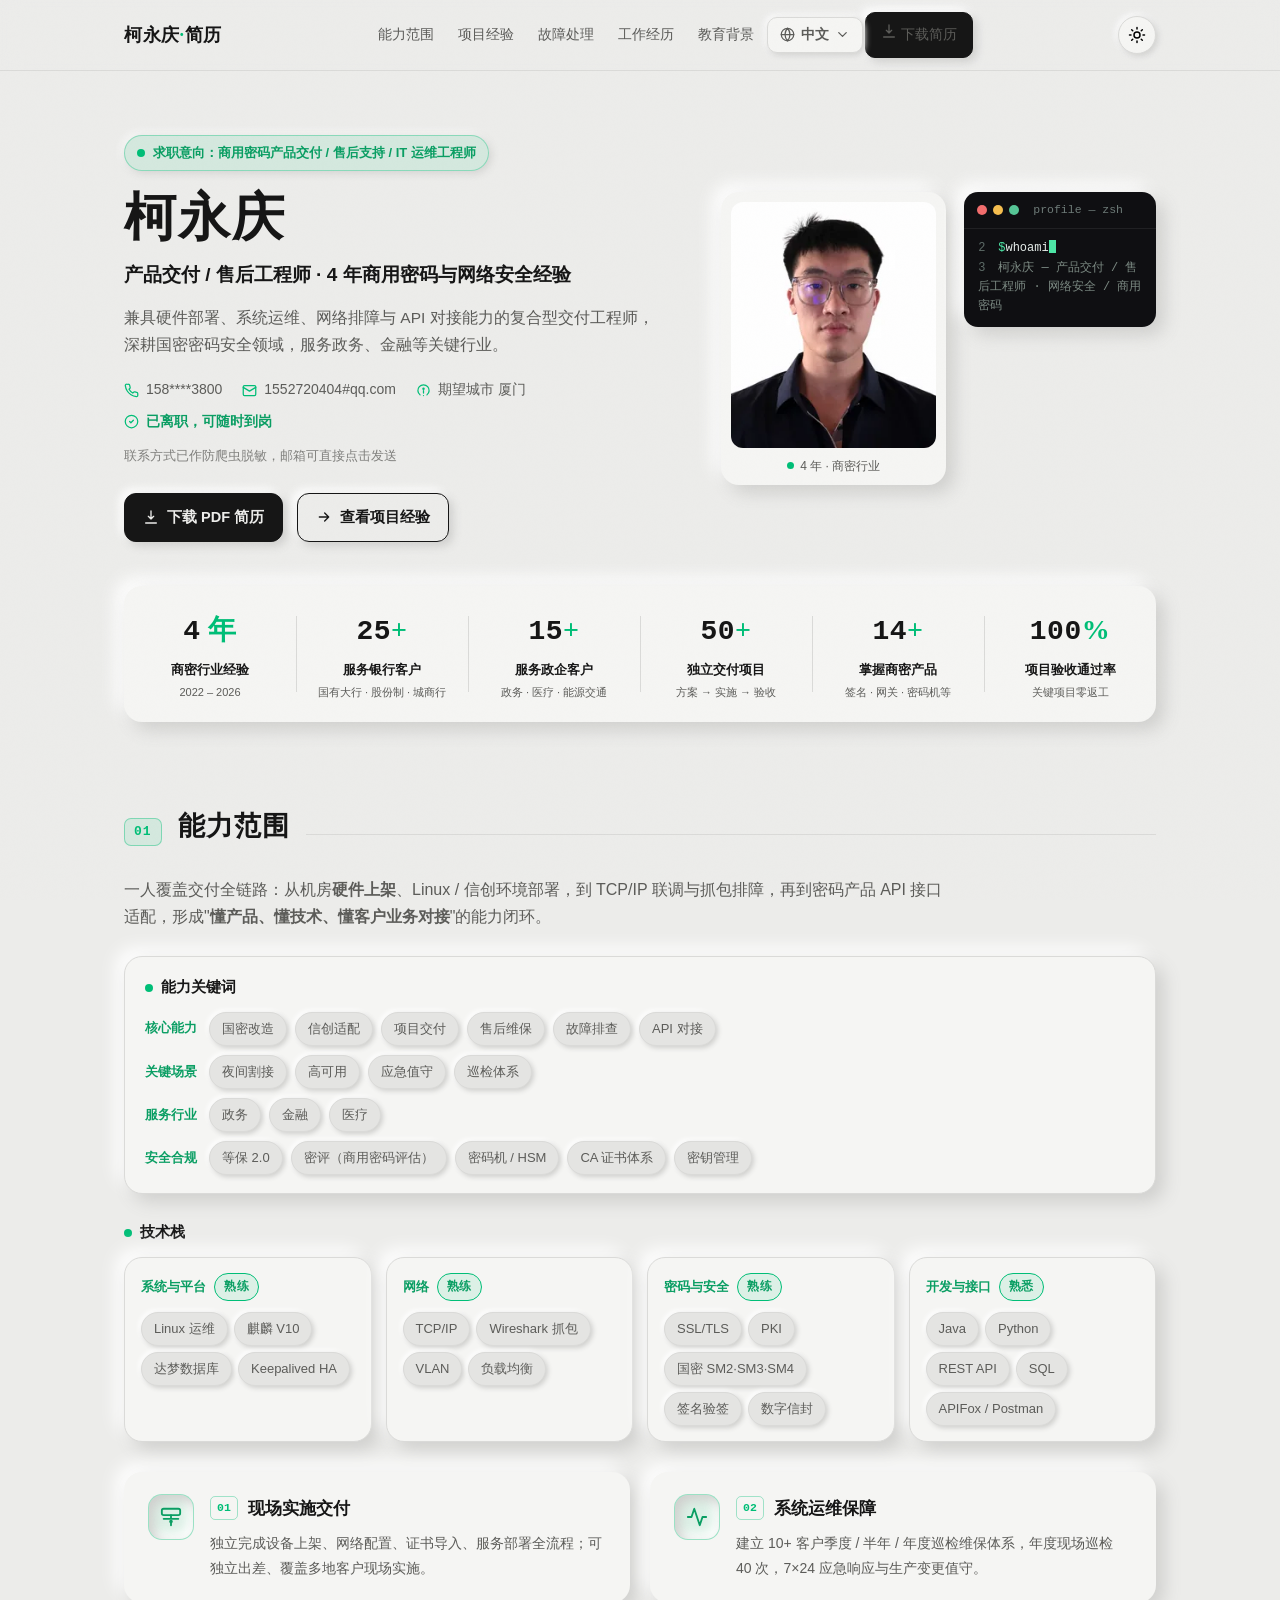
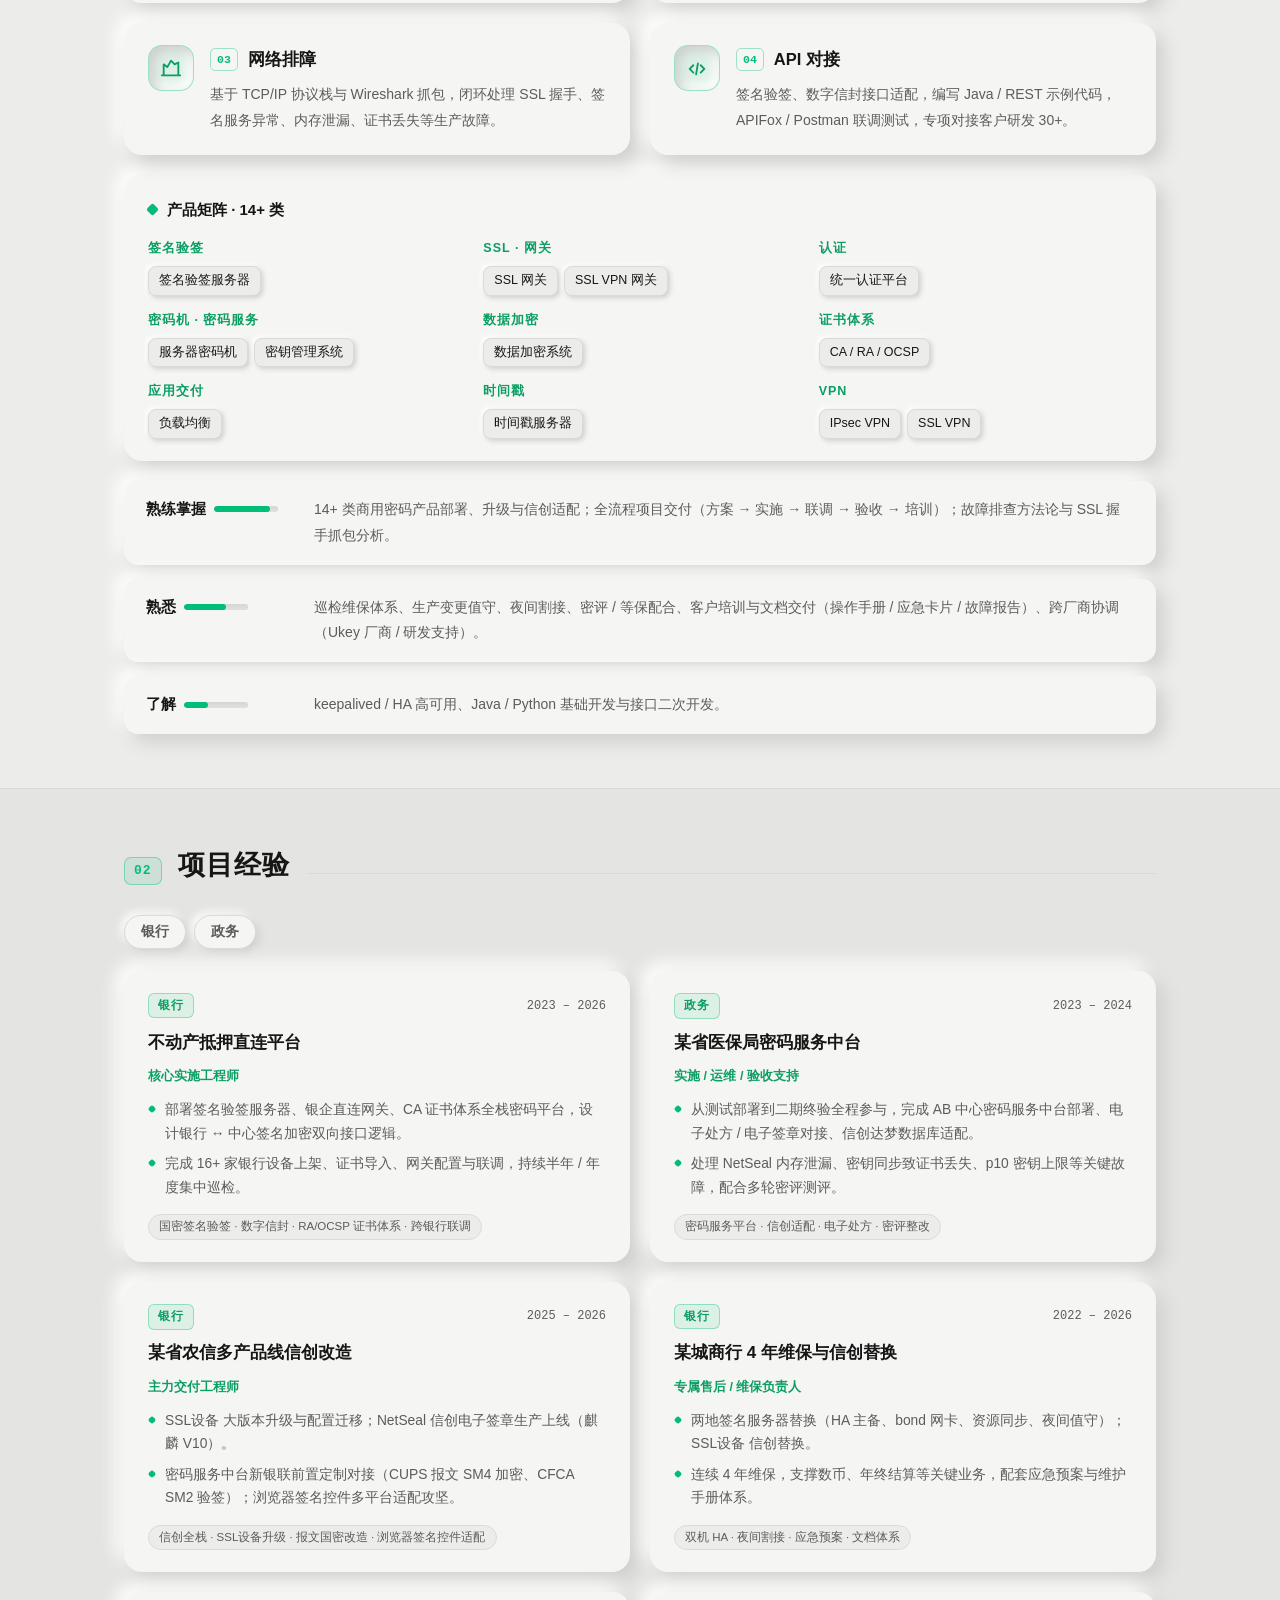
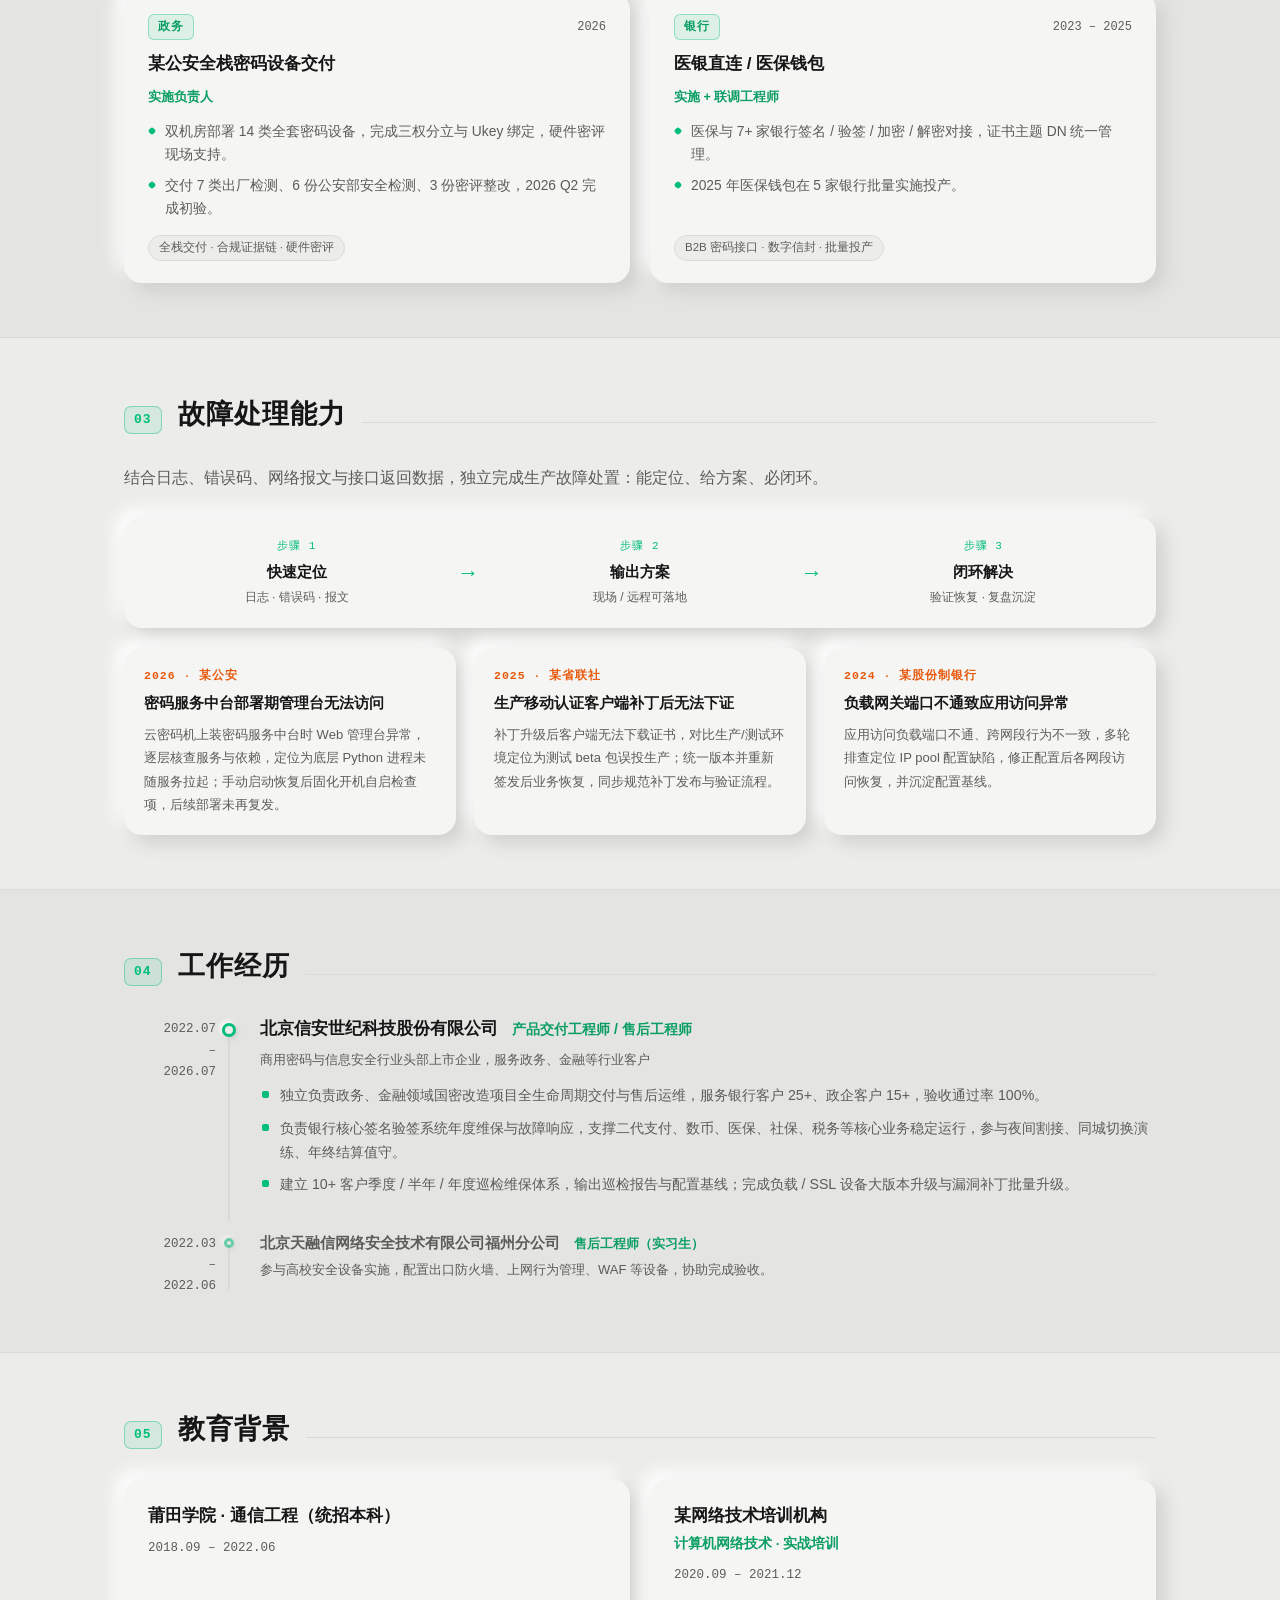
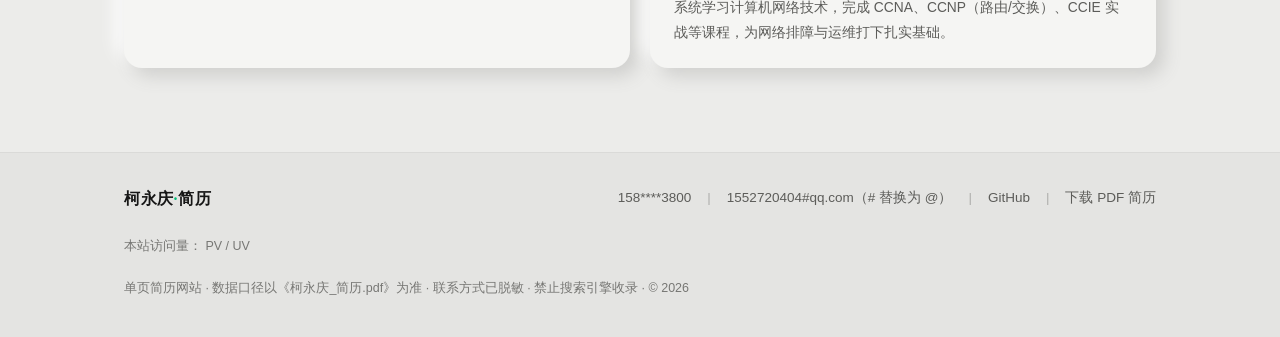
<file: index.html>
<!DOCTYPE html>
<html lang="zh-CN">
<head>
<meta charset="UTF-8">
<meta name="viewport" content="width=device-width, initial-scale=1.0">
<title>柯永庆 · 商用密码产品交付 / 售后工程师</title>
<meta name="description" content="柯永庆个人简历网站：4 年商用密码与网络安全行业产品交付与售后经验，服务银行客户 25+、政企客户 15+，擅长项目交付与复杂故障排查。">
<!-- Open Graph -->
<meta property="og:title" content="柯永庆 · 商用密码产品交付 / 售后工程师">
<meta property="og:description" content="柯永庆个人简历网站：4 年商用密码与网络安全行业产品交付与售后经验，服务银行客户 25+、政企客户 15+，擅长项目交付与复杂故障排查。">
<meta property="og:type" content="profile">
<meta property="og:url" content="https://keyongqing.tech/">
<meta property="og:site_name" content="柯永庆 · 个人简历">
<meta property="og:image" content="https://keyongqing.tech/assets/avatar.webp">
<meta property="og:image:width" content="680">
<meta property="og:image:height" content="680">
<meta property="og:image:alt" content="柯永庆 · 商用密码产品交付/售后工程师">
<meta property="og:locale" content="zh_CN">
<meta name="twitter:card" content="summary">
<meta name="twitter:title" content="柯永庆 · 商用密码产品交付 / 售后工程师">
<meta name="twitter:description" content="4 年商用密码与网络安全产品交付与售后经验，服务银行客户 25+、政企客户 15+，擅长项目交付与复杂故障排查。">
<meta name="twitter:image" content="https://keyongqing.tech/assets/avatar.webp">
<link rel="icon" type="image/svg+xml" href="favicon.svg">
<link rel="stylesheet" href="./assets/css/style.css">
</head>
<body>

<!-- ===== 顶栏 ===== -->
<header class="topbar">
  <div class="topbar-inner">
    <a class="brand" href="#top" data-i18n-html="brand">柯永庆<em>·</em>简历</a>
    <nav class="nav" id="siteNav" aria-label="站点导航" data-i18n-aria="aria.nav">
      <a href="#capability" data-i18n="nav.capability">能力范围</a>
      <a href="#projects" data-i18n="nav.projects">项目经验</a>
      <a href="#trouble" data-i18n="nav.trouble">故障处理</a>
      <a href="#experience" data-i18n="nav.experience">工作经历</a>
      <a href="#education" data-i18n="nav.education">教育背景</a>
      <div class="lang-wrap">
        <button class="lang-btn" id="langBtn" type="button" aria-haspopup="true" aria-expanded="false" aria-label="语言选择" data-i18n-aria="aria.lang">
          <svg viewBox="0 0 24 24" fill="none" stroke="currentColor" stroke-width="2" stroke-linecap="round" stroke-linejoin="round"><circle cx="12" cy="12" r="10"/><path d="M2 12h20M12 2a15.3 15.3 0 0 1 4 10 15.3 15.3 0 0 1-4 10 15.3 15.3 0 0 1-4-10 15.3 15.3 0 0 1 4-10z"/></svg>
          <span id="langBtnText">中文</span>
          <svg viewBox="0 0 24 24" fill="none" stroke="currentColor" stroke-width="2" stroke-linecap="round" stroke-linejoin="round"><path d="m6 9 6 6 6-6"/></svg>
        </button>
        <ul class="lang-menu" id="langMenu">
          <li><button class="lang-opt" data-lang="zh" type="button">中文</button></li>
          <li><button class="lang-opt" data-lang="en" type="button">English</button></li>
          <li><button class="lang-opt" data-lang="vi" type="button">Tiếng Việt</button></li>
        </ul>
      </div>
      <a class="btn" href="./assets/柯永庆_简历.pdf" download="柯永庆_简历.pdf" target="_blank" rel="noopener">
        <svg viewBox="0 0 24 24" fill="none" stroke="currentColor" stroke-width="2" stroke-linecap="round" stroke-linejoin="round" aria-hidden="true"><path d="M12 3v12m0 0l-4-4m4 4l4-4M4 21h16"/></svg>
        <span data-i18n="nav.download">下载简历</span>
      </a>
    </nav>
    <button class="theme-btn" id="themeBtn" type="button" aria-label="切换深色模式">
      <svg class="icon-sun" viewBox="0 0 24 24" fill="none" stroke="currentColor" stroke-width="2" stroke-linecap="round"><circle cx="12" cy="12" r="4"/><path d="M12 2v2m0 16v2M4.9 4.9l1.4 1.4m11.4 11.4 1.4 1.4M2 12h2m16 0h2M4.9 19.1l1.4-1.4m11.4-11.4 1.4-1.4"/></svg>
      <svg class="icon-moon" viewBox="0 0 24 24" fill="none" stroke="currentColor" stroke-width="2" stroke-linecap="round" stroke-linejoin="round"><path d="M21 12.8A9 9 0 1 1 11.2 3 7 7 0 0 0 21 12.8z"/></svg>
    </button>
    <button class="menu-btn" id="menuBtn" aria-label="展开菜单" aria-expanded="false" data-i18n-aria="aria.menu">
      <svg viewBox="0 0 24 24" fill="none" stroke="currentColor" stroke-width="2" stroke-linecap="round"><path d="M4 7h16M4 12h16M4 17h16"/></svg>
    </button>
  </div>
</header>

<!-- ===== Hero ===== -->
<section class="hero" id="top">
  <div class="container">
    <div class="hero-grid">
      <div>
        <div class="hero-eyebrow"><span class="dot"></span><span data-i18n="hero.eyebrow">求职意向：商用密码产品交付 / 售后支持 / IT 运维工程师</span></div>
        <h1 data-i18n="hero.name">柯永庆</h1>
        <p class="hero-role" data-i18n="hero.role">产品交付 / 售后工程师 · 4 年商用密码与网络安全经验</p>
        <p class="hero-tagline" data-i18n="hero.tagline">兼具硬件部署、系统运维、网络排障与 API 对接能力的复合型交付工程师，深耕国密密码安全领域，服务政务、金融等关键行业。</p>
        <div class="hero-meta">
          <span><svg viewBox="0 0 24 24" fill="none" stroke="currentColor" stroke-width="2" stroke-linecap="round" stroke-linejoin="round"><path d="M22 16.9v3a2 2 0 0 1-2.2 2 19.8 19.8 0 0 1-8.6-3.1 19.5 19.5 0 0 1-6-6A19.8 19.8 0 0 1 2.1 4.2 2 2 0 0 1 4.1 2h3a2 2 0 0 1 2 1.7c.1 1 .4 2 .7 2.9a2 2 0 0 1-.5 2.1L8 10a16 16 0 0 0 6 6l1.3-1.3a2 2 0 0 1 2.1-.5c.9.3 1.9.6 2.9.7a2 2 0 0 1 1.7 2z"/></svg>158****3800</span>
          <a class="mail-link" data-mail="1552720404@qq.com" title="点击发送邮件"><svg viewBox="0 0 24 24" fill="none" stroke="currentColor" stroke-width="2" stroke-linecap="round" stroke-linejoin="round"><rect x="2" y="4" width="20" height="16" rx="2"/><path d="m22 7-10 6L2 7"/></svg>1552720404#qq.com</a>
          <span><svg viewBox="0 0 24 24" fill="none" stroke="currentColor" stroke-width="2" stroke-linecap="round" stroke-linejoin="round"><path d="M17.5 19a9 9 0 1 0-11 0"/><circle cx="12" cy="9" r="1"/><path d="M12 12v4m0 4h0"/></svg><span data-i18n="hero.meta.city">期望城市 厦门</span></span>
          <span class="status"><svg viewBox="0 0 24 24" fill="none" stroke="currentColor" stroke-width="2" stroke-linecap="round" stroke-linejoin="round"><circle cx="12" cy="12" r="10"/><path d="m9 12 2 2 4-4"/></svg><span data-i18n="hero.meta.status">已离职，可随时到岗</span></span>
        </div>
        <p class="hero-hint" data-i18n="hero.hint">联系方式已作防爬虫脱敏，邮箱可直接点击发送</p>
        <div class="hero-cta">
          <a class="btn" href="./assets/柯永庆_简历.pdf" download="柯永庆_简历.pdf" target="_blank" rel="noopener">
            <svg viewBox="0 0 24 24" fill="none" stroke="currentColor" stroke-width="2" stroke-linecap="round" stroke-linejoin="round" aria-hidden="true"><path d="M12 3v12m0 0l-4-4m4 4l4-4M4 21h16"/></svg>
            <span data-i18n="hero.cta.pdf">下载 PDF 简历</span>
          </a>
          <a class="btn btn-ghost" href="#projects">
            <svg viewBox="0 0 24 24" fill="none" stroke="currentColor" stroke-width="2" stroke-linecap="round" stroke-linejoin="round" aria-hidden="true"><path d="M5 12h14m-6-6 6 6-6 6"/></svg>
            <span data-i18n="hero.cta.projects">查看项目经验</span>
          </a>
        </div>
      </div>
      <div class="hero-side">
        <div class="avatar-card">
          <img src="./assets/avatar.webp" alt="柯永庆头像" data-i18n-alt="avatar.alt">
          <div class="avatar-cap"><span class="dot"></span><span data-i18n="avatar.cap">4 年 · 商用密码 · 网络安全</span></div>
        </div>
        <div class="terminal" role="img" aria-label="终端风格介绍" data-i18n-aria="terminal.aria">
          <div class="term-bar"><i></i><i></i><i></i><span class="title">profile — zsh</span></div>
          <div class="term-body" id="termBody"></div>
        </div>
      </div>
    </div>

    <div class="stats">
      <div class="stat"><b><span class="mono" data-num="4">0</span><i data-i18n="stats.1.suf"> 年</i></b><span class="t" data-i18n="stats.1.t">商密行业经验</span><span class="s" data-i18n="stats.1.s">2022 – 2026</span></div>
      <div class="stat"><b><span class="mono" data-num="25">0</span><i>+</i></b><span class="t" data-i18n="stats.2.t">服务银行客户</span><span class="s" data-i18n="stats.2.s">国有大行 · 股份制 · 城商行</span></div>
      <div class="stat"><b><span class="mono" data-num="15">0</span><i>+</i></b><span class="t" data-i18n="stats.3.t">服务政企客户</span><span class="s" data-i18n="stats.3.s">政务 · 医疗 · 能源交通</span></div>
      <div class="stat"><b><span class="mono" data-num="50">0</span><i>+</i></b><span class="t" data-i18n="stats.4.t">独立交付项目</span><span class="s" data-i18n="stats.4.s">方案 → 实施 → 验收</span></div>
      <div class="stat"><b><span class="mono" data-num="14">0</span><i>+</i></b><span class="t" data-i18n="stats.5.t">掌握商密产品</span><span class="s" data-i18n="stats.5.s">签名 · 网关 · 密码机等</span></div>
      <div class="stat"><b><span class="mono" data-num="100">0</span><i>%</i></b><span class="t" data-i18n="stats.6.t">项目验收通过率</span><span class="s" data-i18n="stats.6.s">关键项目零返工</span></div>
    </div>
  </div>
</section>

<!-- ===== 能力范围 ===== -->
<section class="block" id="capability">
  <div class="container">
    <div class="block-head">
      <span class="no">01</span>
      <h2 data-i18n="cap.title">能力范围</h2>
      <span class="rule"></span>
    </div>
    <p class="cap-lead" data-i18n-html="cap.lead">一人覆盖交付全链路：从机房<strong>硬件上架</strong>、Linux / 信创环境部署，到 TCP/IP 联调与抓包排障，再到密码产品 API 接口适配，形成"<strong>懂产品、懂技术、懂客户业务对接</strong>"的能力闭环。</p>
    <div class="kw-band reveal">
      <div class="kw-title"><span class="dot"></span><span data-i18n="cap.kw.title">能力关键词</span></div>
      <div class="kw-groups">
        <div class="kw-group">
          <span class="kw-label" data-i18n="cap.kw.g1">核心能力</span>
          <span class="kw-tag" data-i18n="cap.kw.t1">国密改造</span>
          <span class="kw-tag" data-i18n="cap.kw.t2">信创适配</span>
          <span class="kw-tag" data-i18n="cap.kw.t3">项目交付</span>
          <span class="kw-tag" data-i18n="cap.kw.t4">售后维保</span>
          <span class="kw-tag" data-i18n="cap.kw.t5">故障排查</span>
          <span class="kw-tag" data-i18n="cap.kw.t6">API 对接</span>
        </div>
        <div class="kw-group">
          <span class="kw-label" data-i18n="cap.kw.g2">关键场景</span>
          <span class="kw-tag" data-i18n="cap.kw.t7">夜间割接</span>
          <span class="kw-tag" data-i18n="cap.kw.t8">高可用</span>
          <span class="kw-tag" data-i18n="cap.kw.t9">应急值守</span>
          <span class="kw-tag" data-i18n="cap.kw.t10">巡检体系</span>
        </div>
        <div class="kw-group">
          <span class="kw-label" data-i18n="cap.kw.g3">服务行业</span>
          <span class="kw-tag" data-i18n="cap.kw.t11">政务</span>
          <span class="kw-tag" data-i18n="cap.kw.t12">金融</span>
          <span class="kw-tag" data-i18n="cap.kw.t13">医疗</span>
        </div>
        <div class="kw-group">
          <span class="kw-label" data-i18n="cap.kw.g4">安全合规</span>
          <span class="kw-tag" data-i18n="cap.kw.t14">等保 2.0</span>
          <span class="kw-tag" data-i18n="cap.kw.t15">密评（商用密码评估）</span>
          <span class="kw-tag" data-i18n="cap.kw.t16">密码机 / HSM</span>
          <span class="kw-tag" data-i18n="cap.kw.t17">CA 证书体系</span>
          <span class="kw-tag" data-i18n="cap.kw.t18">密钥管理</span>
        </div>
      </div>
    </div>
    <div class="kw-title reveal"><span class="dot"></span><span data-i18n="cap.ts.title">技术栈</span></div>
    <div class="ts-grid reveal">
      <div class="ts-col">
        <div class="ts-head"><span class="kw-label" data-i18n="cap.ts.g1">系统与平台</span><span class="kw-lv" data-i18n="cap.ts.l1">熟练</span></div>
        <div class="ts-tags">
          <span class="kw-tag" data-i18n="cap.ts.t1">Linux 运维</span>
          <span class="kw-tag" data-i18n="cap.ts.t2">麒麟 V10</span>
          <span class="kw-tag" data-i18n="cap.ts.t3">达梦数据库</span>
          <span class="kw-tag" data-i18n="cap.ts.t4">Keepalived HA</span>
        </div>
      </div>
      <div class="ts-col">
        <div class="ts-head"><span class="kw-label" data-i18n="cap.ts.g2">网络</span><span class="kw-lv" data-i18n="cap.ts.l2">熟练</span></div>
        <div class="ts-tags">
          <span class="kw-tag" data-i18n="cap.ts.t5">TCP/IP</span>
          <span class="kw-tag" data-i18n="cap.ts.t6">Wireshark 抓包</span>
          <span class="kw-tag" data-i18n="cap.ts.t7">VLAN</span>
          <span class="kw-tag" data-i18n="cap.ts.t8">负载均衡</span>
        </div>
      </div>
      <div class="ts-col">
        <div class="ts-head"><span class="kw-label" data-i18n="cap.ts.g3">密码与安全</span><span class="kw-lv" data-i18n="cap.ts.l3">熟练</span></div>
        <div class="ts-tags">
          <span class="kw-tag" data-i18n="cap.ts.t9">SSL/TLS</span>
          <span class="kw-tag" data-i18n="cap.ts.t10">PKI</span>
          <span class="kw-tag" data-i18n="cap.ts.t11">国密 SM2·SM3·SM4</span>
          <span class="kw-tag" data-i18n="cap.ts.t12">签名验签</span>
          <span class="kw-tag" data-i18n="cap.ts.t13">数字信封</span>
        </div>
      </div>
      <div class="ts-col">
        <div class="ts-head"><span class="kw-label" data-i18n="cap.ts.g4">开发与接口</span><span class="kw-lv" data-i18n="cap.ts.l4">熟悉</span></div>
        <div class="ts-tags">
          <span class="kw-tag" data-i18n="cap.ts.t14">Java</span>
          <span class="kw-tag" data-i18n="cap.ts.t15">Python</span>
          <span class="kw-tag" data-i18n="cap.ts.t16">REST API</span>
          <span class="kw-tag" data-i18n="cap.ts.t17">SQL</span>
          <span class="kw-tag" data-i18n="cap.ts.t18">APIFox / Postman</span>
        </div>
      </div>
    </div>
    <div class="scene-grid">
      <div class="scene-card reveal">
        <div class="scene-ic"><svg viewBox="0 0 24 24" fill="none" stroke="currentColor" stroke-width="2" stroke-linecap="round" stroke-linejoin="round"><rect x="2" y="3" width="20" height="7" rx="2"/><path d="M12 10v4m0 0h8m-8 0H4m8 7v-3"/><circle cx="12" cy="17" r="1"/></svg></div>
        <div>
          <h3><span class="k" data-i18n="cap.s1.k">01</span><span data-i18n="cap.s1.t">现场实施交付</span></h3>
          <p data-i18n="cap.s1.d">独立完成设备上架、网络配置、证书导入、服务部署全流程；可独立出差、覆盖多地客户现场实施。</p>
        </div>
      </div>
      <div class="scene-card reveal">
        <div class="scene-ic"><svg viewBox="0 0 24 24" fill="none" stroke="currentColor" stroke-width="2" stroke-linecap="round" stroke-linejoin="round"><path d="M22 12h-4l-3 9L9 3l-3 9H2"/></svg></div>
        <div>
          <h3><span class="k" data-i18n="cap.s2.k">02</span><span data-i18n="cap.s2.t">系统运维保障</span></h3>
          <p data-i18n="cap.s2.d">建立 10+ 客户季度 / 半年 / 年度巡检维保体系，年度现场巡检 40 次，7×24 应急响应与生产变更值守。</p>
        </div>
      </div>
      <div class="scene-card reveal">
        <div class="scene-ic"><svg viewBox="0 0 24 24" fill="none" stroke="currentColor" stroke-width="2" stroke-linecap="round" stroke-linejoin="round"><path d="M2 20h20M4 20V8l4 3 4-7 4 4 4-2v14"/></svg></div>
        <div>
          <h3><span class="k" data-i18n="cap.s3.k">03</span><span data-i18n="cap.s3.t">网络排障</span></h3>
          <p data-i18n="cap.s3.d">基于 TCP/IP 协议栈与 Wireshark 抓包，闭环处理 SSL 握手、签名服务异常、内存泄漏、证书丢失等生产故障。</p>
        </div>
      </div>
      <div class="scene-card reveal">
        <div class="scene-ic"><svg viewBox="0 0 24 24" fill="none" stroke="currentColor" stroke-width="2" stroke-linecap="round" stroke-linejoin="round"><path d="M8 9l-4 4 4 4m8-8 4 4-4 4m-3-10-2 12"/></svg></div>
        <div>
          <h3><span class="k" data-i18n="cap.s4.k">04</span><span data-i18n="cap.s4.t">API 对接</span></h3>
          <p data-i18n="cap.s4.d">签名验签、数字信封接口适配，编写 Java / REST 示例代码，APIFox / Postman 联调测试，专项对接客户研发 30+。</p>
        </div>
      </div>
    </div>

    <div class="matrix-wrap reveal">
      <div class="matrix-head"><span class="dot"></span><span data-i18n="cap.matrix.t">产品矩阵 · 14+ 类</span></div>
      <div class="matrix-groups">
        <div class="mg"><h4 data-i18n="cap.mg1.t">签名验签</h4><div class="pills"><span class="pill" data-i18n="cap.mg1.p1">签名验签服务器</span></div></div>
        <div class="mg"><h4 data-i18n="cap.mg2.t">SSL · 网关</h4><div class="pills"><span class="pill" data-i18n="cap.mg2.p1">SSL 网关</span><span class="pill" data-i18n="cap.mg2.p2">SSL VPN 网关</span></div></div>
        <div class="mg"><h4 data-i18n="cap.mg3.t">认证</h4><div class="pills"><span class="pill" data-i18n="cap.mg3.p1">统一认证平台</span></div></div>
        <div class="mg"><h4 data-i18n="cap.mg4.t">密码机 · 密码服务</h4><div class="pills"><span class="pill" data-i18n="cap.mg4.p1">服务器密码机</span><span class="pill" data-i18n="cap.mg4.p2">密钥管理系统</span></div></div>
        <div class="mg"><h4 data-i18n="cap.mg5.t">数据加密</h4><div class="pills"><span class="pill" data-i18n="cap.mg5.p1">数据加密系统</span></div></div>
        <div class="mg"><h4 data-i18n="cap.mg6.t">证书体系</h4><div class="pills"><span class="pill" data-i18n="cap.mg6.p1">CA / RA / OCSP</span></div></div>
        <div class="mg"><h4 data-i18n="cap.mg7.t">应用交付</h4><div class="pills"><span class="pill" data-i18n="cap.mg7.p1">负载均衡</span></div></div>
        <div class="mg"><h4 data-i18n="cap.mg8.t">时间戳</h4><div class="pills"><span class="pill" data-i18n="cap.mg8.p1">时间戳服务器</span></div></div>
        <div class="mg"><h4 data-i18n="cap.mg9.t">VPN</h4><div class="pills"><span class="pill" data-i18n="cap.mg9.p1">IPsec VPN</span><span class="pill" data-i18n="cap.mg9.p2">SSL VPN</span></div></div>
      </div>
    </div>

    <div class="tech-list">
      <div class="tech-row reveal">
        <div class="tech-lv"><span data-i18n="cap.tech.1.l">熟练掌握</span><span class="bar w3"><i></i></span></div>
        <p data-i18n="cap.tech.1.d">14+ 类商用密码产品部署、升级与信创适配；全流程项目交付（方案 → 实施 → 联调 → 验收 → 培训）；故障排查方法论与 SSL 握手抓包分析。</p>
      </div>
      <div class="tech-row reveal">
        <div class="tech-lv"><span data-i18n="cap.tech.2.l">熟悉</span><span class="bar w2"><i></i></span></div>
        <p data-i18n="cap.tech.2.d">巡检维保体系、生产变更值守、夜间割接、密评 / 等保配合、客户培训与文档交付（操作手册 / 应急卡片 / 故障报告）、跨厂商协调（Ukey 厂商 / 研发支持）。</p>
      </div>
      <div class="tech-row reveal">
        <div class="tech-lv"><span data-i18n="cap.tech.3.l">了解</span><span class="bar w1"><i></i></span></div>
        <p data-i18n="cap.tech.3.d">keepalived / HA 高可用、Java / Python 基础开发与接口二次开发。</p>
      </div>
    </div>
  </div>
</section>

<!-- ===== 项目经验 ===== -->
<section class="block" id="projects" style="background:var(--bg-in);border-top:1px solid var(--line);border-bottom:1px solid var(--line);">
  <div class="container">
    <div class="block-head">
      <span class="no">02</span>
      <h2 data-i18n="proj.title">项目经验</h2>
      <span class="rule"></span>
    </div>
    <div class="filter-tabs" role="group" aria-label="项目筛选">
      <button class="filter-btn" data-filter="bank" type="button" data-i18n="proj.filter.bank">银行</button>
      <button class="filter-btn" data-filter="gov" type="button" data-i18n="proj.filter.gov">政务</button>
    </div>
    <div class="proj-grid" id="projGrid">

      <article class="proj-card reveal" data-cat="bank">
        <div class="proj-top"><span class="proj-cat" data-i18n="proj.filter.bank">银行</span><span class="proj-year">2023 – 2026</span></div>
        <h3 data-i18n="proj.p1.title">不动产抵押直连平台</h3>
        <span class="proj-role" data-i18n="proj.p1.role">核心实施工程师</span>
        <ul>
          <li data-i18n="proj.p1.l1">部署签名验签服务器、银企直连网关、CA 证书体系全栈密码平台，设计银行 ↔ 中心签名加密双向接口逻辑。</li>
          <li data-i18n="proj.p1.l2">完成 16+ 家银行设备上架、证书导入、网关配置与联调，持续半年 / 年度集中巡检。</li>
        </ul>
        <div class="proj-tags"><span data-i18n="proj.p1.tags">国密签名验签 · 数字信封 · RA/OCSP 证书体系 · 跨银行联调</span></div>
      </article>

      <article class="proj-card reveal" data-cat="gov">
        <div class="proj-top"><span class="proj-cat" data-i18n="proj.filter.gov">政务</span><span class="proj-year">2023 – 2024</span></div>
        <h3 data-i18n="proj.p2.title">某省医保局密码服务中台</h3>
        <span class="proj-role" data-i18n="proj.p2.role">实施 / 运维 / 验收支持</span>
        <ul>
          <li data-i18n="proj.p2.l1">从测试部署到二期终验全程参与，完成 AB 中心密码服务中台部署、电子处方 / 电子签章对接、信创达梦数据库适配。</li>
          <li data-i18n="proj.p2.l2">处理 NetSeal 内存泄漏、密钥同步致证书丢失、p10 密钥上限等关键故障，配合多轮密评测评。</li>
        </ul>
        <div class="proj-tags"><span data-i18n="proj.p2.tags">密码服务平台 · 信创适配 · 电子处方 · 密评整改</span></div>
      </article>

      <article class="proj-card reveal" data-cat="bank">
        <div class="proj-top"><span class="proj-cat" data-i18n="proj.filter.bank">银行</span><span class="proj-year">2025 – 2026</span></div>
        <h3 data-i18n="proj.p3.title">某省农信多产品线信创改造</h3>
        <span class="proj-role" data-i18n="proj.p3.role">主力交付工程师</span>
        <ul>
          <li data-i18n="proj.p3.l1">SSL设备 大版本升级与配置迁移；NetSeal 信创电子签章生产上线（麒麟 V10）。</li>
          <li data-i18n="proj.p3.l2">密码服务中台新银联前置定制对接（CUPS 报文 SM4 加密、CFCA SM2 验签）；浏览器签名控件多平台适配攻坚。</li>
        </ul>
        <div class="proj-tags"><span data-i18n="proj.p3.tags">信创全栈 · SSL设备升级 · 报文国密改造 · 浏览器签名控件适配</span></div>
      </article>

      <article class="proj-card reveal" data-cat="bank">
        <div class="proj-top"><span class="proj-cat" data-i18n="proj.filter.bank">银行</span><span class="proj-year">2022 – 2026</span></div>
        <h3 data-i18n="proj.p4.title">某城商行 4 年维保与信创替换</h3>
        <span class="proj-role" data-i18n="proj.p4.role">专属售后 / 维保负责人</span>
        <ul>
          <li data-i18n="proj.p4.l1">两地签名服务器替换（HA 主备、bond 网卡、资源同步、夜间值守）；SSL设备 信创替换。</li>
          <li data-i18n="proj.p4.l2">连续 4 年维保，支撑数币、年终结算等关键业务，配套应急预案与维护手册体系。</li>
        </ul>
        <div class="proj-tags"><span data-i18n="proj.p4.tags">双机 HA · 夜间割接 · 应急预案 · 文档体系</span></div>
      </article>

      <article class="proj-card reveal" data-cat="gov">
        <div class="proj-top"><span class="proj-cat" data-i18n="proj.filter.gov">政务</span><span class="proj-year">2026</span></div>
        <h3 data-i18n="proj.p5.title">某公安全栈密码设备交付</h3>
        <span class="proj-role" data-i18n="proj.p5.role">实施负责人</span>
        <ul>
          <li data-i18n="proj.p5.l1">双机房部署 14 类全套密码设备，完成三权分立与 Ukey 绑定，硬件密评现场支持。</li>
          <li data-i18n="proj.p5.l2">交付 7 类出厂检测、6 份公安部安全检测、3 份密评整改，2026 Q2 完成初验。</li>
        </ul>
        <div class="proj-tags"><span data-i18n="proj.p5.tags">全栈交付 · 合规证据链 · 硬件密评</span></div>
      </article>

      <article class="proj-card reveal" data-cat="bank">
        <div class="proj-top"><span class="proj-cat" data-i18n="proj.filter.bank">银行</span><span class="proj-year">2023 – 2025</span></div>
        <h3 data-i18n="proj.p6.title">医银直连 / 医保钱包</h3>
        <span class="proj-role" data-i18n="proj.p6.role">实施 + 联调工程师</span>
        <ul>
          <li data-i18n="proj.p6.l1">医保与 7+ 家银行签名 / 验签 / 加密 / 解密对接，证书主题 DN 统一管理。</li>
          <li data-i18n="proj.p6.l2">2025 年医保钱包在 5 家银行批量实施投产。</li>
        </ul>
        <div class="proj-tags"><span data-i18n="proj.p6.tags">B2B 密码接口 · 数字信封 · 批量投产</span></div>
      </article>

      <div class="proj-empty" id="projEmpty" data-i18n="proj.empty">当前筛选下暂无项目</div>
    </div>
  </div>
</section>

<!-- ===== 故障处理 ===== -->
<section class="block" id="trouble">
  <div class="container">
    <div class="block-head">
      <span class="no">03</span>
      <h2 data-i18n="trb.title">故障处理能力</h2>
      <span class="rule"></span>
    </div>
    <p class="cap-lead" data-i18n="trb.lead">结合日志、错误码、网络报文与接口返回数据，独立完成生产故障处置：能定位、给方案、必闭环。</p>
    <div class="trb-loop reveal">
      <div class="trb-step"><div class="k" data-i18n="trb.step1.k">STEP 1</div><div class="t" data-i18n="trb.step1.t">快速定位</div><div class="d" data-i18n="trb.step1.d">日志 · 错误码 · 报文</div></div>
      <div class="trb-arrow">→</div>
      <div class="trb-step"><div class="k" data-i18n="trb.step2.k">STEP 2</div><div class="t" data-i18n="trb.step2.t">输出方案</div><div class="d" data-i18n="trb.step2.d">现场 / 远程可落地</div></div>
      <div class="trb-arrow">→</div>
      <div class="trb-step"><div class="k" data-i18n="trb.step3.k">STEP 3</div><div class="t" data-i18n="trb.step3.t">闭环解决</div><div class="d" data-i18n="trb.step3.d">验证恢复 · 复盘沉淀</div></div>
    </div>
    <div class="trb-cases">
      <div class="trb-card reveal">
        <span class="yr" data-i18n="trb.c1.yr">2026 · 某公安</span>
        <h4 data-i18n="trb.c1.t">密码服务中台部署期管理台无法访问</h4>
        <p data-i18n="trb.c1.d">云密码机上装密码服务中台时 Web 管理台异常，逐层核查服务与依赖，定位为底层 Python 进程未随服务拉起；手动启动恢复后固化开机自启检查项，后续部署未再复发。</p>
      </div>
      <div class="trb-card reveal">
        <span class="yr" data-i18n="trb.c2.yr">2025 · 某省联社</span>
        <h4 data-i18n="trb.c2.t">生产移动认证客户端补丁后无法下证</h4>
        <p data-i18n="trb.c2.d">补丁升级后客户端无法下载证书，对比生产/测试环境定位为测试 beta 包误投生产；统一版本并重新签发后业务恢复，同步规范补丁发布与验证流程。</p>
      </div>
      <div class="trb-card reveal">
        <span class="yr" data-i18n="trb.c3.yr">2024 · 某股份制银行</span>
        <h4 data-i18n="trb.c3.t">负载网关端口不通致应用访问异常</h4>
        <p data-i18n="trb.c3.d">应用访问负载端口不通、跨网段行为不一致，多轮排查定位 IP pool 配置缺陷，修正配置后各网段访问恢复，并沉淀配置基线。</p>
      </div>
    </div>
  </div>
</section>

<!-- ===== 工作经历 ===== -->
<section class="block" id="experience" style="background:var(--bg-in);border-top:1px solid var(--line);border-bottom:1px solid var(--line);">
  <div class="container">
    <div class="block-head">
      <span class="no">04</span>
      <h2 data-i18n="exp.title">工作经历</h2>
      <span class="rule"></span>
    </div>
    <div class="timeline">
      <div class="tl-item" style="display:contents;">
        <div class="tl-time mono">2022.07<br>–<br>2026.07</div>
        <div class="tl-axis"><span class="tl-dot"></span></div>
        <div class="tl-body">
          <div class="tl-head">
            <h3 data-i18n="exp.company">北京信安世纪科技股份有限公司</h3>
            <span class="role" data-i18n="exp.role">产品交付工程师 / 售后工程师</span>
          </div>
          <p class="tl-sub" data-i18n="exp.sub">商用密码与信息安全行业头部上市企业，服务政务、金融等行业客户</p>
          <ul class="tl-list">
            <li data-i18n="exp.b1">独立负责政务、金融领域国密改造项目全生命周期交付与售后运维，服务银行客户 25+、政企客户 15+，验收通过率 100%。</li>
            <li data-i18n="exp.b2">负责银行核心签名验签系统年度维保与故障响应，支撑二代支付、数币、医保、社保、税务等核心业务稳定运行，参与夜间割接、同城切换演练、年终结算值守。</li>
            <li data-i18n="exp.b3">建立 10+ 客户季度 / 半年 / 年度巡检维保体系，输出巡检报告与配置基线；完成负载 / SSL 设备大版本升级与漏洞补丁批量升级。</li>
          </ul>
        </div>
      </div>
      <div class="tl-item tl-intern" style="display:contents;">
        <div class="tl-time mono">2022.03<br>–<br>2022.06</div>
        <div class="tl-axis"><span class="tl-dot"></span></div>
        <div class="tl-body">
          <div class="tl-head">
            <h3 data-i18n="exp.intern.company">北京天融信网络安全技术有限公司福州分公司</h3>
            <span class="role" data-i18n="exp.intern.role">售后工程师（实习生）</span>
          </div>
          <p class="tl-sub" data-i18n="exp.intern.p">参与高校安全设备实施，配置出口防火墙、上网行为管理、WAF 等设备，协助完成验收。</p>
        </div>
      </div>
    </div>
  </div>
</section>

<!-- ===== 教育 / 实习 ===== -->
<section class="block" id="education">
  <div class="container">
    <div class="block-head">
      <span class="no">05</span>
      <h2 data-i18n="edu.title">教育背景</h2>
      <span class="rule"></span>
    </div>
    <div class="edu-grid">
      <div class="edu-card reveal">
        <h3 data-i18n="edu.u.name">莆田学院 · 通信工程（统招本科）</h3>
        <p class="date mono" data-i18n="edu.u.date">2018.09 – 2022.06</p>
      </div>
      <div class="edu-card reveal">
        <h3 data-i18n="edu.train.name">某网络技术培训机构</h3>
        <p class="sub" data-i18n="edu.train.sub">计算机网络技术 · 实战培训</p>
        <p class="date mono" data-i18n="edu.train.date">2020.09 – 2021.12</p>
        <p data-i18n="edu.train.d">系统学习计算机网络技术，完成 CCNA、CCNP（路由/交换）、CCIE 实战等课程，为网络排障与运维打下扎实基础。</p>
      </div>
    </div>
  </div>
</section>

<!-- ===== 页脚 ===== -->
<footer class="footer">
  <div class="container footer-inner">
    <span class="brand" data-i18n-html="footer.brand">柯永庆<em>·</em>简历</span>
    <div class="footer-links">
      <span>158****3800</span>
      <span class="sep">|</span>
      <a class="mail-link" data-mail="1552720404@qq.com" title="点击发送邮件">1552720404#qq.com（<span data-i18n="footer.emailHint"># 替换为 @</span>）</a>
      <span class="sep">|</span>
      <a href="https://github.com/yongqing971" target="_blank" rel="noopener">GitHub</a>
      <span class="sep">|</span>
      <a href="./assets/柯永庆_简历.pdf" download="柯永庆_简历.pdf" target="_blank" rel="noopener" data-i18n="footer.pdf">下载 PDF 简历</a>
    </div>
    <p class="footer-visits"><span data-i18n="footer.visits">本站访问量</span>：<span id="busuanzi_value_site_pv"></span> PV / <span id="busuanzi_value_site_uv"></span> UV</p>
    <p class="footer-note" data-i18n-html="footer.note">单页简历网站 · 数据口径以《<span id="pdfNote">柯永庆_简历.pdf</span>》为准 · 联系方式已脱敏 · 禁止搜索引擎收录 · © 2026</p>
  </div>
</footer>

<script src="./assets/js/i18n.js"></script>
<script src="./assets/js/main.js"></script>
<script async src="https://busuanzi.ibruce.info/busuanzi/2.3/busuanzi.pure.mini.js"></script>
</body>
</html>
</file>
<file: assets/css/style.css>
/* ============================================================
   柯永庆简历站 V2 · 黑白新拟态主题
   设计：黑白主导 + 信号青绿 accent · 新拟态双光源 · 深浅双主题
   ============================================================ */

/* ===== 设计 token（浅色） ===== */
:root{
  --bg:#ECECEA;            /* 页面基底 */
  --bg-in:#E4E4E2;         /* 内凹/交替区块基底 */
  --card:#F5F5F3;          /* 卡片主面（新拟态凸起面） */
  --ink:#161616;           /* 主文字 */
  --ink-2:#5C5C59;         /* 次级文字 */
  --line:#DADAD8;          /* 描边/分割 */
  --neu-hi:#FFFFFF;        /* 新拟态高光阴影 */
  --neu-lo:#CFCFCD;        /* 新拟态暗阴影 */
  --neu-soft:8px 8px 18px var(--neu-lo), -8px -8px 18px var(--neu-hi);
  --neu-inset:inset 5px 5px 12px var(--neu-lo), inset -5px -5px 12px var(--neu-hi);
  --accent:#00BE77;        /* 信号青绿（浅色底上加深保证对比） */
  --accent-ink:#0A9E63;
  --accent-soft:rgba(0,190,119,.10);
  --warn:#E8590C;          /* 故障/警示语义色（少量） */
  --term-bg:#0F0F12;       /* 终端深底 */
  --term-ink:#C9D4C8;
  --term-ok:#4DE6A6;
  --term-dim:#7C8A83;
  --radius:18px;
  --font-display:"Noto Serif SC","Songti SC","STSong","SimSun",serif;
  --font-body:"Noto Sans SC","Microsoft YaHei","PingFang SC",sans-serif;
  --font-mono:ui-monospace,SFMono-Regular,Consolas,"Courier New",monospace;
}

/* ===== 设计 token（深色） ===== */
:root[data-theme="dark"]{
  --bg:#101014;
  --bg-in:#0A0A0D;
  --card:#17171C;
  --ink:#F2F2F4;
  --ink-2:#9E9EA6;
  --line:#26262E;
  --neu-hi:#232329;
  --neu-lo:#070709;
  --neu-soft:8px 8px 18px var(--neu-lo), -8px -8px 18px var(--neu-hi);
  --neu-inset:inset 5px 5px 12px var(--neu-lo), inset -5px -5px 12px var(--neu-hi);
  --accent:#00D68F;
  --accent-ink:#3BEBA8;
  --accent-soft:rgba(0,214,143,.12);
  --warn:#FF8A5C;
  --term-bg:#0B0B0E;
  --term-ink:#C9D4C8;
  --term-ok:#4DE6A6;
  --term-dim:#7C8A83;
}

/* 默认跟随系统深色（无显式选择时） */
@media (prefers-color-scheme: dark){
  :root:not([data-theme]){ --bg:#101014; --bg-in:#0A0A0D; --card:#17171C;
    --ink:#F2F2F4; --ink-2:#9E9EA6; --line:#26262E; --neu-hi:#232329; --neu-lo:#070709;
    --accent:#00D68F; --accent-ink:#3BEBA8; --accent-soft:rgba(0,214,143,.12); --warn:#FF8A5C; }
}

/* ===== 基础 ===== */
*{box-sizing:border-box;margin:0;padding:0;}
html{scroll-behavior:smooth;}
body{
  font-family:var(--font-body);
  background:var(--bg);
  color:var(--ink);
  line-height:1.7;
  font-size:16px;
  -webkit-font-smoothing:antialiased;
  transition:background .3s ease,color .3s ease;
}
/* 极轻噪点质感层（黑白印刷感） */
body::after{
  content:"";position:fixed;inset:0;pointer-events:none;z-index:9999;
  background-image:url("data:image/svg+xml,%3Csvg xmlns='http://www.w3.org/2000/svg' width='120' height='120'%3E%3Cfilter id='n'%3E%3CfeTurbulence type='fractalNoise' baseFrequency='0.9' numOctaves='2'/%3E%3C/filter%3E%3Crect width='120' height='120' filter='url(%23n)' opacity='0.5'/%3E%3C/svg%3E");
  opacity:.028;mix-blend-mode:multiply;
}
:root[data-theme="dark"] body::after{mix-blend-mode:screen;opacity:.035;}
a{color:inherit;text-decoration:none;}
.container{max-width:1080px;margin:0 auto;padding:0 24px;}
section{scroll-margin-top:84px;}
.mono{font-family:var(--font-mono);}

/* ===== 顶栏 ===== */
.topbar{
  position:sticky;top:0;z-index:100;
  background:rgba(236,236,234,.86);
  backdrop-filter:blur(10px);
  border-bottom:1px solid var(--line);
  transition:background .3s ease;
}
:root[data-theme="dark"] .topbar{background:rgba(16,16,20,.86);}
.topbar-inner{
  max-width:1080px;margin:0 auto;padding:12px 24px;
  display:flex;align-items:center;justify-content:space-between;gap:14px;
}
.brand{font-family:var(--font-display);font-weight:700;font-size:18px;letter-spacing:.5px;}
.brand em{font-style:normal;color:var(--accent);}
.nav{display:flex;align-items:center;gap:2px;list-style:none;}
.nav a{
  display:block;padding:9px 11px;border-radius:10px;
  font-size:14px;color:var(--ink-2);font-weight:500;
  transition:background .15s,color .15s;
}
.nav a:hover{background:var(--accent-soft);color:var(--accent-ink);}
.nav .btn{padding:10px 15px;}
/* 顶栏语言下拉框 */
.lang-wrap{position:relative;}
.lang-btn{
  display:inline-flex;align-items:center;gap:6px;
  font-size:13.5px;font-weight:600;color:var(--ink-2);
  background:var(--card);border:1px solid var(--line);border-radius:10px;
  padding:8px 12px;cursor:pointer;white-space:nowrap;
  box-shadow:2px 2px 6px var(--neu-lo), -2px -2px 6px var(--neu-hi);
  transition:all .15s;
}
.lang-btn:hover{color:var(--accent-ink);}
.lang-btn svg{width:15px;height:15px;stroke:currentColor;flex:none;}
.lang-menu{
  position:absolute;top:calc(100% + 8px);right:0;min-width:150px;
  background:var(--card);border:1px solid var(--line);border-radius:12px;
  box-shadow:6px 6px 16px var(--neu-lo), -6px -6px 16px var(--neu-hi);
  padding:6px;list-style:none;display:none;margin:0;z-index:120;
}
.lang-menu.open{display:block;}
.lang-menu li{list-style:none;}
.lang-menu button{
  display:block;width:100%;text-align:left;font-size:14px;color:var(--ink);
  background:none;border:none;border-radius:8px;padding:8px 12px;cursor:pointer;
  transition:background .15s,color .15s;
}
.lang-menu button:hover{background:var(--accent-soft);color:var(--accent-ink);}
.lang-menu button.active{font-weight:700;color:var(--accent-ink);background:var(--accent-soft);}
/* 主题切换 */
.theme-btn{
  display:inline-flex;align-items:center;justify-content:center;
  width:38px;height:38px;border-radius:50%;
  background:var(--card);border:1px solid var(--line);cursor:pointer;
  box-shadow:2px 2px 6px var(--neu-lo), -2px -2px 6px var(--neu-hi);
  transition:all .2s;
}
.theme-btn:hover{color:var(--accent-ink);}
.theme-btn svg{width:18px;height:18px;stroke:currentColor;}
.theme-btn .icon-moon{display:none;}
:root[data-theme="dark"] .theme-btn .icon-moon{display:block;}
:root[data-theme="dark"] .theme-btn .icon-sun{display:none;}
.btn{
  display:inline-flex;align-items:center;gap:8px;
  background:var(--ink);color:var(--bg);
  font-size:14.5px;font-weight:600;
  padding:11px 18px;border-radius:12px;
  border:1px solid var(--ink);cursor:pointer;
  transition:all .2s;white-space:nowrap;
  box-shadow:4px 4px 10px var(--neu-lo), -4px -4px 10px var(--neu-hi);
}
.btn:hover{background:var(--accent);border-color:var(--accent);color:#0B0B0D;}
.btn:active{transform:translateY(1px);}
.btn svg{width:16px;height:16px;flex:none;}
.btn-ghost{background:transparent;color:var(--ink);border-color:var(--ink);}
.btn-ghost:hover{background:var(--ink);color:var(--bg);border-color:var(--ink);}
.menu-btn{display:none;}

/* ===== Hero ===== */
.hero{padding:64px 0 28px;}
.hero-grid{display:grid;grid-template-columns:1.12fr .88fr;gap:44px;align-items:center;}
.hero-eyebrow{
  display:inline-flex;align-items:center;gap:8px;
  font-size:13px;font-weight:600;color:var(--accent-ink);
  background:var(--accent-soft);border:1px solid rgba(0,190,119,.35);
  padding:6px 12px;border-radius:999px;margin-bottom:18px;
  box-shadow:2px 2px 8px var(--neu-lo), -2px -2px 8px var(--neu-hi);
}
.hero-eyebrow .dot{width:8px;height:8px;border-radius:50%;background:var(--accent);flex:none;}
.hero h1{
  font-family:var(--font-display);font-weight:900;
  font-size:52px;line-height:1.12;letter-spacing:2px;
  text-wrap:balance;
}
.hero-role{margin-top:12px;font-size:19px;font-weight:600;}
.hero-tagline{margin-top:14px;font-size:15.5px;color:var(--ink-2);max-width:540px;}
.hero-meta{margin-top:20px;display:flex;flex-wrap:wrap;gap:8px 20px;font-size:14px;color:var(--ink-2);}
.hero-meta span{display:inline-flex;align-items:center;gap:7px;}
.hero-meta svg{width:15px;height:15px;stroke:var(--accent);flex:none;}
.hero-meta a.mail-link{display:inline-flex;align-items:center;gap:7px;color:inherit;text-decoration:none;cursor:pointer;}
.hero-meta a.mail-link:hover{color:var(--accent-ink);}
.footer-links a.mail-link{color:inherit;text-decoration:none;}
.footer-links a.mail-link:hover{color:var(--accent-ink);text-decoration:underline;}
.hero-meta .status{color:var(--accent-ink);font-weight:600;}
.hero-hint{margin-top:12px;font-size:12.5px;color:var(--ink-2);opacity:.75;}
.hero-cta{display:flex;flex-wrap:wrap;gap:14px;margin-top:26px;}

.hero-side{display:grid;grid-template-columns:225px 1fr;gap:18px;align-items:start;}
/* 头像卡 */
.avatar-card{
  background:var(--card);border-radius:var(--radius);
  padding:10px 10px 6px;
  box-shadow:var(--neu-soft);
}
.avatar-card img{
  display:block;width:100%;border-radius:12px;
  height:auto;
}
.avatar-cap{
  display:flex;align-items:center;justify-content:center;gap:6px;
  white-space:nowrap;padding:8px 0 3px;font-size:12px;color:var(--ink-2);
}
.avatar-cap .dot{width:7px;height:7px;border-radius:50%;background:var(--accent);}
/* 终端卡 */
.terminal{
  background:var(--term-bg);border-radius:14px;overflow:hidden;
  font-family:var(--font-mono);font-size:12px;line-height:1.62;
  box-shadow:var(--neu-soft);cursor:pointer;user-select:none;
}
.term-bar{display:flex;align-items:center;gap:6px;padding:9px 13px;border-bottom:1px solid rgba(255,255,255,.07);}
.term-bar i{width:10px;height:10px;border-radius:50%;display:block;}
.term-bar i:nth-child(1){background:#F26D6D;}
.term-bar i:nth-child(2){background:#F5BE4F;}
.term-bar i:nth-child(3){background:#56C596;}
.term-bar .title{margin-left:8px;color:#6E7B78;font-size:11.5px;}
.term-body{padding:10px 14px;color:var(--term-ink);}
.term-body .ln{color:#5C6A66;user-select:none;width:20px;display:inline-block;}
.term-body .ps1{color:var(--term-ok);}
.term-body .cmd{color:#E7EEEB;}
.term-body .out{color:var(--term-dim);}
.term-body .ok{color:var(--term-ok);}
.term-body .caret{display:inline-block;width:7px;height:13px;background:var(--term-ok);vertical-align:-2px;animation:blink 1s steps(1) infinite;}
@keyframes blink{50%{opacity:0;}}
.term-line{min-height:20px;}

/* ===== 数据条 ===== */
.stats{
  margin-top:44px;
  background:var(--card);border-radius:var(--radius);
  box-shadow:var(--neu-soft);
  display:grid;grid-template-columns:repeat(6,1fr);
  grid-column:1/-1;
  overflow:hidden;
}
.stat{padding:20px 12px;text-align:center;position:relative;}
.stat + .stat::before{
  content:"";position:absolute;left:0;top:22%;bottom:22%;width:1px;background:var(--line);
}
.stat b{
  display:block;font-family:var(--font-display);font-weight:800;
  font-size:28px;color:var(--ink);letter-spacing:.5px;font-variant-numeric:tabular-nums;
}
.stat b i{font-style:normal;color:var(--accent);}
.stat .t{display:block;margin-top:5px;font-size:12.5px;font-weight:600;color:var(--ink);}
.stat .s{display:block;margin-top:2px;font-size:11px;color:var(--ink-2);}

/* ===== 通用区块 ===== */
.block{padding:54px 0;}
.block-head{display:flex;align-items:baseline;gap:16px;margin-bottom:26px;}
.block-head .no{
  font-family:var(--font-mono);font-size:13px;color:var(--accent);font-weight:700;
  border:1px solid rgba(0,190,119,.4);border-radius:7px;padding:2px 9px;
  background:var(--accent-soft);letter-spacing:1px;
}
.block-head h2{font-family:var(--font-display);font-weight:800;font-size:27px;letter-spacing:1px;text-wrap:balance;}
.block-head .rule{flex:1;height:1px;background:var(--line);}

/* 滚动渐显 */
.reveal{opacity:0;transform:translateY(18px);transition:opacity .55s ease,transform .55s cubic-bezier(0.22,1,0.36,1);}
.reveal.in{opacity:1;transform:none;}
@media (prefers-reduced-motion:reduce){
  .reveal{opacity:1;transform:none;transition:none;}
  .term-line{min-height:auto;}
}

/* ===== 能力范围 ===== */
.cap-lead{font-size:16px;color:var(--ink-2);max-width:820px;margin-bottom:26px;}
.cap-lead b{color:var(--ink);font-weight:600;}
/* 能力关键词带 */
.kw-band{
  margin:0 0 26px;padding:18px 20px;
  background:var(--card);border:1px solid var(--line);border-radius:var(--radius);
  box-shadow:var(--neu-soft);
}
.kw-title{display:flex;align-items:center;gap:8px;font-size:14.5px;font-weight:700;color:var(--ink);margin-bottom:12px;}
.kw-title .dot{width:8px;height:8px;border-radius:50%;background:var(--accent);flex:none;}
.kw-groups{display:grid;gap:9px;}
.kw-group{display:flex;flex-wrap:wrap;align-items:center;gap:8px;}
.kw-label{font-size:12.5px;font-weight:700;color:var(--accent-ink);flex:none;min-width:56px;}
.kw-tag{
  font-size:13px;color:var(--ink-2);background:var(--bg-in);
  border:1px solid var(--line);border-radius:999px;padding:5px 12px;
  box-shadow:2px 2px 5px var(--neu-lo), -2px -2px 5px var(--neu-hi);
  transition:color .15s,border-color .15s;
}
.kw-tag:hover{color:var(--accent-ink);border-color:var(--accent);}
.kw-lv{
  font-size:11.5px;font-weight:700;color:var(--accent-ink);
  background:var(--accent-soft);border:1px solid var(--accent);
  border-radius:999px;padding:3px 9px;flex:none;letter-spacing:.5px;
}
/* 技术栈（四列卡片网格） */
.ts-grid{display:grid;grid-template-columns:repeat(4,1fr);gap:14px;margin:0 0 30px;}
.ts-col{
  background:var(--card);border:1px solid var(--line);border-radius:var(--radius);
  padding:15px 16px;box-shadow:var(--neu-soft);
}
.ts-head{display:flex;align-items:center;gap:8px;margin-bottom:11px;flex-wrap:wrap;}
.ts-head .kw-label{min-width:0;font-size:13px;}
.ts-tags{display:flex;flex-wrap:wrap;gap:6px;}
.scene-grid{display:grid;grid-template-columns:repeat(2,1fr);gap:20px;}
.scene-card{
  background:var(--card);border-radius:var(--radius);padding:22px 24px;
  box-shadow:var(--neu-soft);display:flex;gap:16px;transition:box-shadow .25s ease,transform .25s ease;
}
.scene-card:hover{box-shadow:12px 12px 26px var(--neu-lo), -12px -12px 26px var(--neu-hi);transform:translateY(-3px);}
.scene-ic{
  flex:none;width:46px;height:46px;border-radius:14px;
  background:var(--accent-soft);border:1px solid rgba(0,190,119,.3);
  display:flex;align-items:center;justify-content:center;
  box-shadow:var(--neu-inset);
}
.scene-ic svg{width:22px;height:22px;stroke:var(--accent-ink);}
.scene-card h3{font-size:16.5px;font-weight:700;display:flex;align-items:center;gap:10px;}
.scene-card h3 .k{font-family:var(--font-mono);font-size:11.5px;color:var(--accent);border:1px solid rgba(0,190,119,.35);border-radius:5px;padding:1px 6px;}
.scene-card p{margin-top:9px;font-size:14px;color:var(--ink-2);line-height:1.8;}

/* 产品矩阵 */
.matrix-wrap{
  margin-top:20px;background:var(--card);border-radius:var(--radius);
  box-shadow:var(--neu-soft);padding:22px 24px;
}
.matrix-head{display:flex;align-items:center;gap:10px;font-size:15px;font-weight:700;margin-bottom:16px;}
.matrix-head .dot{width:9px;height:9px;border-radius:2px;background:var(--accent);transform:rotate(45deg);}
.matrix-groups{display:grid;grid-template-columns:repeat(3,1fr);gap:14px 22px;}
.mg h4{font-size:12.5px;font-weight:600;color:var(--accent-ink);letter-spacing:1px;margin-bottom:7px;}
.mg .pills{display:flex;flex-wrap:wrap;gap:6px;}
.pill{
  font-size:12.5px;font-weight:500;color:var(--ink);
  border:1px solid var(--line);border-radius:8px;padding:3px 10px;
  background:var(--bg);box-shadow:2px 2px 5px var(--neu-lo), -2px -2px 5px var(--neu-hi);
}
.pill:hover{color:var(--accent-ink);border-color:var(--accent);}

/* 技术栈分级 */
.tech-list{margin-top:20px;display:grid;gap:14px;}
.tech-row{
  background:var(--card);border-radius:14px;padding:16px 22px;
  box-shadow:var(--neu-soft);display:grid;grid-template-columns:150px 1fr;gap:18px;align-items:start;
  transition:box-shadow .2s ease;
}
.tech-row:hover{box-shadow:10px 10px 22px var(--neu-lo), -10px -10px 22px var(--neu-hi);}
.tech-lv{display:inline-flex;align-items:center;gap:8px;font-size:14.5px;font-weight:700;}
.tech-lv .bar{flex:none;width:64px;height:6px;border-radius:3px;background:var(--bg-in);box-shadow:var(--neu-inset);overflow:hidden;position:relative;}
.tech-lv .bar i{position:absolute;left:0;top:0;bottom:0;background:var(--accent);border-radius:3px;}
.tech-lv .bar.w1 i{width:38%;}
.tech-lv .bar.w2 i{width:66%;}
.tech-lv .bar.w3 i{width:88%;}
.tech-row p{font-size:14px;color:var(--ink-2);line-height:1.85;}

/* ===== 项目经验 ===== */
.filter-tabs{display:flex;flex-wrap:wrap;gap:8px;margin-bottom:22px;}
.filter-btn{
  font-size:13.5px;font-weight:600;color:var(--ink-2);
  background:var(--card);border:1px solid var(--line);border-radius:999px;
  padding:7px 16px;cursor:pointer;
  box-shadow:3px 3px 8px var(--neu-lo), -3px -3px 8px var(--neu-hi);
  transition:all .18s;
}
.filter-btn:hover{color:var(--accent-ink);}
.filter-btn.active{color:var(--accent-ink);border-color:var(--accent);background:var(--accent-soft);}
.proj-grid{display:grid;grid-template-columns:repeat(2,1fr);gap:20px;}
.proj-card{
  background:var(--card);border-radius:var(--radius);padding:22px 24px;
  box-shadow:var(--neu-soft);display:flex;flex-direction:column;gap:11px;
  transition:box-shadow .25s ease,transform .25s ease;
  transform-style:preserve-3d;
}
.proj-card:hover{box-shadow:12px 12px 26px var(--neu-lo), -12px -12px 26px var(--neu-hi);transform:translateY(-4px);}
.proj-top{display:flex;align-items:center;gap:8px;flex-wrap:wrap;}
.proj-cat{
  font-size:11.5px;font-weight:600;letter-spacing:1px;
  color:var(--accent-ink);background:var(--accent-soft);
  border:1px solid rgba(0,190,119,.35);border-radius:6px;padding:2px 9px;
}
.proj-year{font-family:var(--font-mono);font-size:12px;color:var(--ink-2);margin-left:auto;}
.proj-card h3{font-size:17px;font-weight:700;line-height:1.5;text-wrap:balance;}
.proj-role{font-size:12.5px;font-weight:600;color:var(--accent-ink);}
.proj-card ul{list-style:none;display:grid;gap:7px;}
.proj-card li{position:relative;padding-left:17px;font-size:13.8px;color:var(--ink-2);}
.proj-card li::before{
  content:"";position:absolute;left:1px;top:8px;
  width:6px;height:6px;border-radius:2px;background:var(--accent);transform:rotate(45deg);
}
.proj-tags{display:flex;flex-wrap:wrap;gap:6px;margin-top:auto;padding-top:4px;}
.proj-tags span{
  font-size:11.5px;color:var(--ink-2);border:1px solid var(--line);
  border-radius:999px;padding:2px 10px;background:var(--bg);
}
.proj-empty{
  grid-column:1/-1;text-align:center;padding:34px;color:var(--ink-2);
  background:var(--card);border-radius:var(--radius);box-shadow:var(--neu-soft);
  display:none;
}
.proj-empty.show{display:block;}

/* ===== 故障处理 ===== */
.trb-loop{
  display:grid;grid-template-columns:1fr auto 1fr auto 1fr;gap:12px;align-items:center;
  background:var(--card);border-radius:var(--radius);box-shadow:var(--neu-soft);
  padding:20px 24px;margin-bottom:20px;
}
.trb-step{text-align:center;}
.trb-step .k{font-family:var(--font-mono);font-size:11px;color:var(--accent);letter-spacing:1px;}
.trb-step .t{font-size:15px;font-weight:700;margin-top:3px;}
.trb-step .d{font-size:12px;color:var(--ink-2);margin-top:3px;}
.trb-arrow{color:var(--accent);font-size:22px;font-weight:700;}
.trb-cases{display:grid;grid-template-columns:repeat(3,1fr);gap:18px;}
.trb-card{
  background:var(--card);border-radius:var(--radius);padding:18px 20px;
  box-shadow:var(--neu-soft);display:flex;flex-direction:column;gap:8px;
  transition:box-shadow .25s ease,transform .25s ease;
}
.trb-card:hover{box-shadow:10px 10px 22px var(--neu-lo), -10px -10px 22px var(--neu-hi);transform:translateY(-3px);}
.trb-card .yr{font-family:var(--font-mono);font-size:11.5px;color:var(--warn);font-weight:700;letter-spacing:1px;}
.trb-card h4{font-size:14.5px;font-weight:700;line-height:1.5;}
.trb-card p{font-size:13px;color:var(--ink-2);line-height:1.8;}

/* ===== 工作经历（时间线） ===== */
.timeline{display:grid;grid-template-columns:92px 26px 1fr;gap:0;}
.tl-time{font-family:var(--font-mono);font-size:12.5px;color:var(--ink-2);padding-top:4px;text-align:right;}
.tl-axis{position:relative;}
.tl-axis::before{
  content:"";position:absolute;left:50%;top:8px;bottom:8px;width:2px;
  background:var(--line);transform:translateX(-50%);border-radius:2px;
}
.tl-dot{
  position:absolute;left:50%;top:8px;transform:translateX(-50%);
  width:14px;height:14px;border-radius:50%;
  background:var(--bg);border:3px solid var(--accent);
  box-shadow:2px 2px 5px var(--neu-lo), -2px -2px 5px var(--neu-hi);
}
.tl-body{padding:0 0 34px 18px;}
.tl-item:last-child .tl-body{padding-bottom:0;}
.tl-head{display:flex;flex-wrap:wrap;align-items:baseline;gap:8px 14px;}
.tl-head h3{font-size:17px;font-weight:700;}
.tl-head .role{font-size:14px;font-weight:600;color:var(--accent-ink);}
.tl-sub{margin-top:5px;font-size:13px;color:var(--ink-2);}
.tl-list{margin-top:12px;list-style:none;display:grid;gap:8px;}
.tl-list li{position:relative;padding-left:20px;font-size:14.2px;color:var(--ink-2);}
.tl-list li::before{
  content:"";position:absolute;left:2px;top:8px;
  width:7px;height:7px;border-radius:2px;background:var(--accent);
}
/* 实习节点（轻量化，突出正式工作主线） */
.tl-intern .tl-head h3{font-size:15px;font-weight:600;color:var(--ink-2);}
.tl-intern .role{font-size:12.5px;font-weight:600;}
.tl-intern .tl-sub{font-size:13px;margin-top:4px;color:var(--ink-2);}
.tl-intern .tl-dot{width:10px;height:10px;opacity:.55;}

/* ===== 教育 ===== */
.edu-grid{display:grid;grid-template-columns:repeat(2,minmax(0,1fr));gap:20px;}
.edu-card{
  background:var(--card);border-radius:var(--radius);padding:22px 24px;
  box-shadow:var(--neu-soft);
}
.edu-card h3{font-size:16.5px;font-weight:700;}
.edu-card .sub{font-size:13.5px;color:var(--accent-ink);margin-top:3px;font-weight:600;}
.edu-card .date{font-family:var(--font-mono);font-size:12.5px;color:var(--ink-2);margin-top:8px;}
.edu-card p{font-size:13.8px;color:var(--ink-2);margin-top:10px;line-height:1.8;}

/* ===== 页脚 ===== */
.footer{
  border-top:1px solid var(--line);background:var(--bg-in);
  padding:32px 0 38px;margin-top:30px;
}
.footer-inner{display:flex;flex-wrap:wrap;align-items:center;justify-content:space-between;gap:16px;}
.footer .brand{font-size:16px;}
.footer-links{display:flex;flex-wrap:wrap;gap:16px;font-size:13.5px;color:var(--ink-2);}
.footer-links a:hover{color:var(--accent-ink);text-decoration:underline;}
.footer-links .sep{opacity:.4;}
.footer-visits{width:100%;font-size:12.5px;color:var(--ink-2);opacity:.8;margin-top:8px;}
.footer-note{width:100%;font-size:12.5px;color:var(--ink-2);opacity:.8;margin-top:4px;}

/* ===== 响应式 ===== */
@media (max-width:1024px){
  .hero-grid{grid-template-columns:1fr;gap:30px;}
  .hero-side{grid-template-columns:1fr;max-width:560px;}
  .hero-side .avatar-card{width:100%;max-width:225px;justify-self:center;}
  .stats{grid-template-columns:repeat(3,1fr);}
  .stat:nth-child(n+4)::before{display:none;}
  .stat:nth-child(4)::before{display:none;}
  .stat:nth-child(3)::before{left:0;}
  .proj-grid,.scene-grid{grid-template-columns:1fr;}
  .ts-grid{grid-template-columns:repeat(2,1fr);}
  .matrix-groups{grid-template-columns:repeat(2,1fr);}
  .trb-cases{grid-template-columns:1fr;}
  .trb-loop{grid-template-columns:1fr;text-align:center;gap:6px;}
  .trb-arrow{transform:rotate(90deg);}
  .edu-grid{grid-template-columns:1fr;}
}
@media (max-width:860px){
  .block{padding:42px 0;}
  .block-head h2{font-size:23px;}
  .nav{
    display:none;position:absolute;top:100%;left:0;right:0;
    background:var(--bg);border-bottom:1px solid var(--line);
    flex-direction:column;align-items:stretch;padding:12px 20px 18px;gap:2px;
    box-shadow:0 18px 30px rgba(0,0,0,.12);
  }
  .nav.open{display:flex;}
  .nav a{padding:11px 8px;font-size:15px;}
  .lang-wrap{margin-left:0;margin-top:8px;width:100%;}
  .lang-btn{width:100%;justify-content:space-between;}
  .lang-menu{right:auto;left:0;width:100%;}
  .menu-btn{
    display:inline-flex;align-items:center;justify-content:center;
    width:42px;height:42px;border-radius:12px;border:1px solid var(--line);
    background:var(--card);cursor:pointer;
    box-shadow:2px 2px 6px var(--neu-lo), -2px -2px 6px var(--neu-hi);
  }
  .menu-btn svg{width:20px;height:20px;stroke:var(--ink);}
  .hero{padding:44px 0 20px;}
  .hero h1{font-size:38px;}
  .hero-role{font-size:16.5px;}
  .tech-row{grid-template-columns:1fr;gap:10px;}
  .timeline{grid-template-columns:70px 22px 1fr;}
}
@media (max-width:520px){
  .hero h1{font-size:32px;}
  .stats{grid-template-columns:repeat(2,1fr);}
  .stat:nth-child(even)::before{display:none;}
  .stat:nth-child(odd)::before{left:0;}
  .matrix-groups{grid-template-columns:1fr;}
  .ts-grid{grid-template-columns:1fr;}
  .hero-meta{gap:8px 14px;}
}

/* ===== 打印 ===== */
@media print{
  body{background:#fff !important;color:#000;font-size:11.5px;}
  body::after{display:none;}
  .topbar,.menu-btn,.theme-btn,.lang-wrap,.hero-cta,.hero-hint,.hero-side,.filter-tabs,.footer-links,.footer-visits{display:none !important;}
  .hero{padding:20px 0 6px;}
  .stats{margin-top:18px;box-shadow:none;border:1px solid #ccc;}
  .block{padding:16px 0;}
  .block-head{margin-bottom:12px;}
  .scene-card,.proj-card,.trb-card,.tech-row,.matrix-wrap,.edu-card,.stats{box-shadow:none !important;border:1px solid #ccc;break-inside:avoid;}
  .scene-card,.proj-card{background:#fff !important;}
  .reveal{opacity:1 !important;transform:none !important;}
  a{color:#000;}
}
</file>
